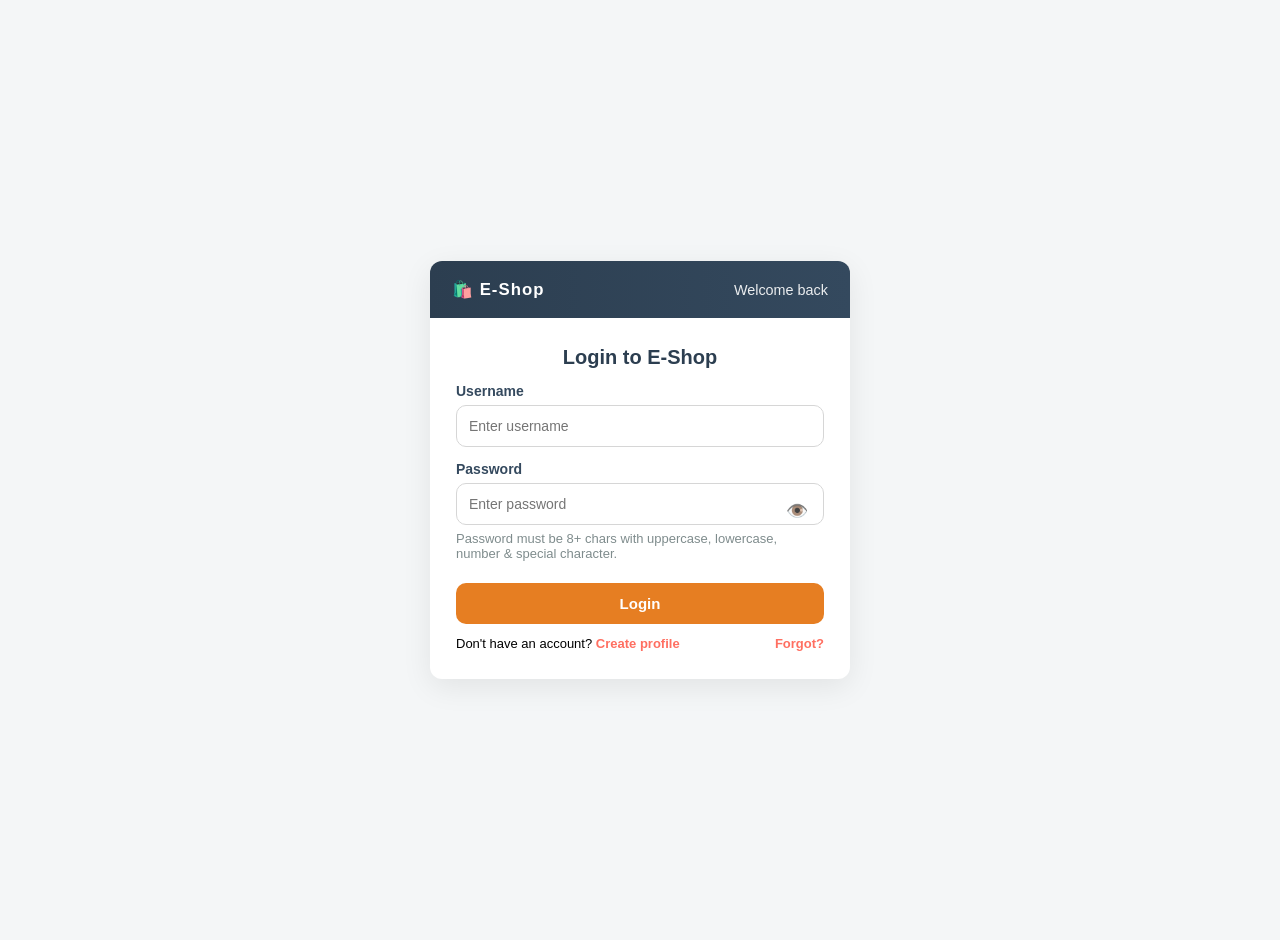
<file: src/main/resources/static/cart.html>
<!DOCTYPE html>
<html lang="en">
<head>
<meta charset="UTF-8">
<meta name="viewport" content="width=device-width, initial-scale=1.0">
<title>My Cart | E-Shop</title>
<style>
  body {
    font-family: 'Poppins', sans-serif;
    background-color: #f4f6f7;
    margin: 0;
  }

  header {
    background-color: #2c3e50;
    color: white;
    display: flex;
    justify-content: space-between;
    align-items: center;
    padding: 15px 40px;
    box-shadow: 0 4px 8px rgba(0,0,0,0.3);
    position: relative;
  }

  .logo { font-size: 1.5em; font-weight: bold; cursor: pointer; }
  .profile-container { position: relative; }
  .profile-btn {
    background: #ff6f61;
    border: none;
    border-radius: 25px;
    color: white;
    padding: 8px 15px;
    cursor: pointer;
    font-weight: 600;
    transition: 0.3s;
  }
  .profile-btn:hover { background: #e74c3c; }
  .profile-dropdown {
    display: none;
    position: absolute;
    right: 0;
    top: 45px;
    background: white;
    box-shadow: 0 4px 8px rgba(0,0,0,0.2);
    border-radius: 8px;
    overflow: hidden;
    z-index: 10;
  }
  .profile-dropdown button {
    display: block;
    background: none;
    color: #2c3e50;
    border: none;
    width: 100%;
    text-align: left;
    padding: 10px 20px;
    font-size: 14px;
    cursor: pointer;
  }
  .profile-dropdown button:hover { background: #f1f1f1; }

  main {
    max-width: 900px;
    margin: 40px auto;
    background: white;
    padding: 30px;
    border-radius: 12px;
    box-shadow: 0 4px 8px rgba(0,0,0,0.1);
  }

  h1 { text-align: center; color: #2c3e50; margin-bottom: 25px; }
  .cart-item { display: flex; align-items: center; justify-content: space-between; margin-bottom: 20px; border-bottom: 1px solid #bdc3c7; padding-bottom: 15px; }
  .cart-item img { width: 80px; height: 80px; object-fit: cover; border-radius: 8px; }
  .cart-item div { flex: 1; margin-left: 15px; }
  .cart-item h4 { margin: 0; font-size: 16px; color: #2c3e50; }
  .cart-item p { margin: 5px 0; color: #34495e; font-size: 14px; }
  .quantity { display: flex; align-items: center; gap: 8px; }
  .quantity button { padding: 4px 10px; border: none; background: #27ae60; color: white; border-radius: 4px; cursor: pointer; font-weight: bold; }
  .quantity button:hover { background: #1e8449; }
  .remove { background: #e74c3c; color: white; border: none; padding: 5px 10px; border-radius: 6px; cursor: pointer; }
  .remove:hover { background: #c0392b; }
  .total { text-align: right; margin-top: 20px; font-size: 18px; font-weight: 600; color: #2c3e50; }
  #checkout {
    background: #ff6f61;
    border: none;
    color: white;
    padding: 12px 25px;
    font-size: 16px;
    font-weight: 600;
    border-radius: 25px;
    cursor: pointer;
    float: right;
    margin-top: 15px;
    transition: 0.3s;
  }
  #checkout:hover { background: #e74c3c; }
</style>
</head>
<body>

<header>
  <div class="logo" onclick="window.location.href='index.html'">🛍️ E-Shop</div>
  <div class="profile-container">
    <button class="profile-btn" id="profile-btn">Profile ▼</button>
    <div class="profile-dropdown" id="profile-dropdown">
      <button onclick="window.location.href='index.html'">🏠 Home</button>
      <button onclick="window.location.href='wishlist.html'">❤️ Wishlist</button>
      <button onclick="window.location.href='orders.html'">📦 My Orders</button>
      <button onclick="window.location.href='cart.html'">🛒 My Cart</button>
      <button onclick="window.location.href='edit-profile.html'">👤 Edit Profile</button>
      <button id="logout-btn">🚪 Logout</button>
    </div>
  </div>
</header>

<main>
  <h1>My Cart 🛒</h1>
  <div id="cart-container"></div>
  <div class="total">Total: ₹<span id="total">0</span></div>
  <button id="checkout">Checkout</button>
</main>

<script>
  // ---------------- Dropdown toggle ----------------
  document.getElementById('profile-btn').addEventListener('click', () => {
    const dropdown = document.getElementById('profile-dropdown');
    dropdown.style.display = dropdown.style.display === 'block' ? 'none' : 'block';
  });

  // ---------------- Check login ----------------
  const loggedUser = localStorage.getItem('loggedUser');
  if (!loggedUser) {
    alert("Please login first!");
    window.location.href = 'login.html';
  }

  // ---------------- Load cart ----------------
  let cart = JSON.parse(localStorage.getItem('cart')) || [];
  const cartContainer = document.getElementById('cart-container');
  const totalEl = document.getElementById('total');

  function renderCart() {
    cartContainer.innerHTML = '';
    let total = 0;

    if (cart.length === 0) {
      cartContainer.innerHTML = "<p style='text-align:center; color:#7f8c8d;'>Your cart is empty 🛒</p>";
      totalEl.innerText = "0";
      return;
    }

    cart.forEach(item => {
      total += item.price * item.qty;

      const div = document.createElement('div');
      div.className = 'cart-item';
      div.innerHTML = `
        <img src="${item.img}" alt="${item.name}">
        <div>
          <h4>${item.name}</h4>
          <p>₹${item.price} × ${item.qty}</p>
        </div>
        <div class="quantity">
          <button class="minus">-</button>
          <span class="qty">${item.qty}</span>
          <button class="plus">+</button>
        </div>
        <button class="remove">Remove</button>
      `;
      cartContainer.appendChild(div);

      // Plus
      div.querySelector(".plus").addEventListener("click", () => {
        item.qty += 1;
        localStorage.setItem('cart', JSON.stringify(cart));
        renderCart();
      });

      // Minus
      div.querySelector(".minus").addEventListener("click", () => {
        if (item.qty > 1) item.qty -= 1;
        else cart = cart.filter(i => i.id !== item.id);
        localStorage.setItem('cart', JSON.stringify(cart));
        renderCart();
      });

      // Remove
      div.querySelector(".remove").addEventListener("click", () => {
        cart = cart.filter(i => i.id !== item.id);
        localStorage.setItem('cart', JSON.stringify(cart));
        renderCart();
      });
    });

    totalEl.innerText = total.toFixed(2);
  }

  renderCart();

  // ---------------- Checkout ----------------
  document.getElementById('checkout').addEventListener('click', () => {
    if (cart.length === 0) {
      alert("Cart is empty!");
      return;
    }
    // Save cart for checkout
    localStorage.setItem('checkoutCart', JSON.stringify(cart));
    window.location.href = 'checkout.html';
  });

  // ---------------- Logout ----------------
  document.getElementById('logout-btn').addEventListener('click', () => {
    localStorage.removeItem('loggedUser');
    alert("Logged out successfully!");
    window.location.href = 'login.html';
  });
</script>

</body>
</html>
</file>
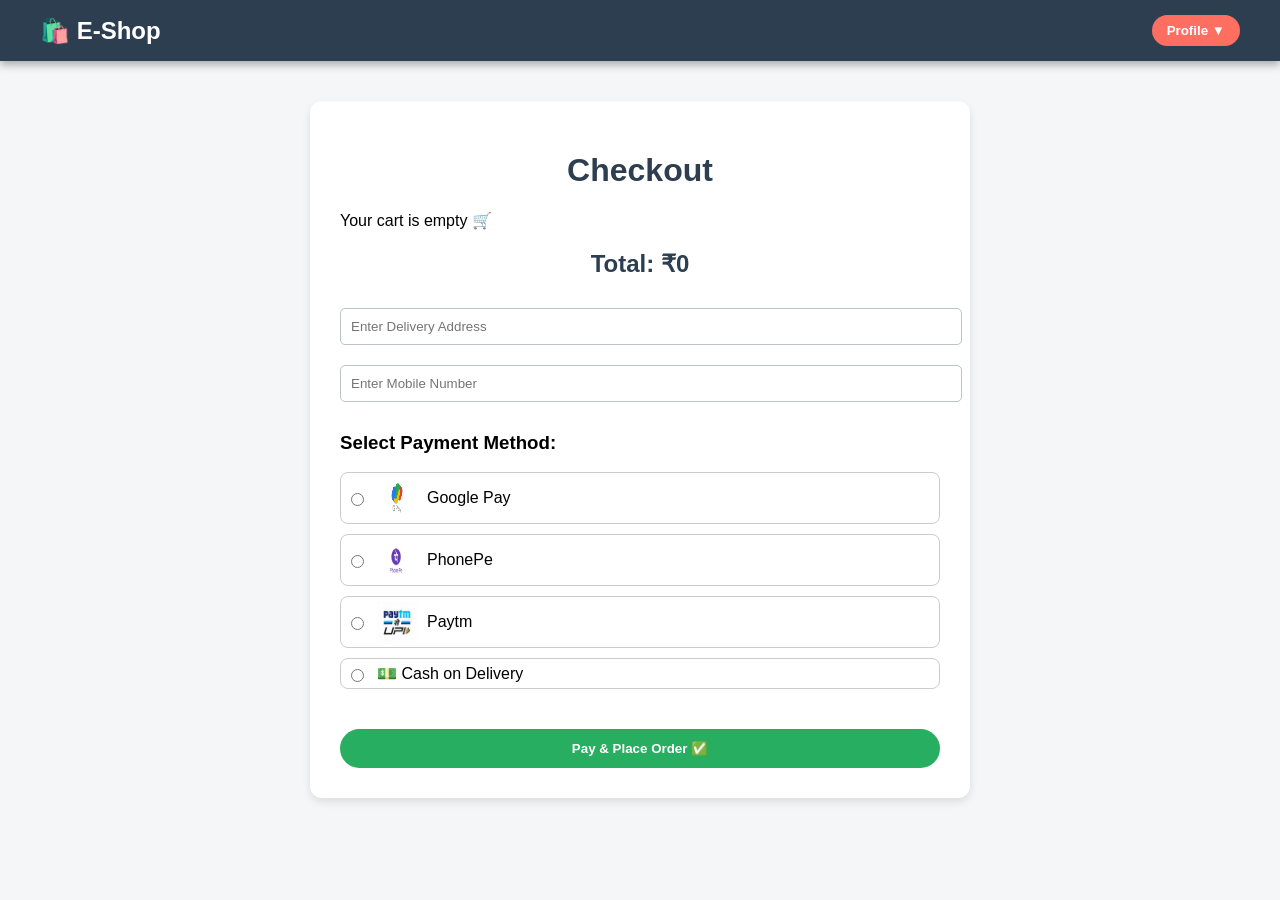
<file: src/main/resources/static/checkout.html>
<!DOCTYPE html>
<html lang="en">
<head>
<meta charset="UTF-8">
<meta name="viewport" content="width=device-width, initial-scale=1.0">
<title>Checkout | E-Shop</title>
<style>
  body { font-family:'Poppins',sans-serif; background:#f4f6f7; margin:0; padding:0; }
  header {
    background-color: #2c3e50;
    color: white;
    display: flex;
    justify-content: space-between;
    align-items: center;
    padding: 15px 40px;
    box-shadow: 0 4px 8px rgba(0,0,0,0.3);
    position: relative;
  }
  .logo { font-size: 1.5em; cursor:pointer; font-weight:bold; }
  .profile-container { position: relative; }
  .profile-btn {
    background: #ff6f61;
    border: none;
    border-radius: 25px;
    color: white;
    padding: 8px 15px;
    cursor: pointer;
    font-weight: 600;
    transition: 0.3s;
  }
  .profile-btn:hover { background: #e74c3c; }
  .profile-dropdown {
    display: none;
    position: absolute;
    right: 0;
    top: 45px;
    background: white;
    box-shadow: 0 4px 8px rgba(0,0,0,0.2);
    border-radius: 8px;
    overflow: hidden;
    z-index: 10;
  }
  .profile-dropdown button {
    display: block;
    background: none;
    color: #2c3e50;
    border: none;
    width: 100%;
    text-align: left;
    padding: 10px 20px;
    font-size: 14px;
    cursor: pointer;
  }
  .profile-dropdown button:hover { background: #f1f1f1; }

  main { max-width:600px; margin:40px auto; background:white; padding:30px; border-radius:12px; box-shadow:0 4px 8px rgba(0,0,0,0.1); }
  h1, h2 { text-align:center; color:#2c3e50; }
  .checkout-item { padding:10px 0; border-bottom:1px solid #ccc; }
  .payment-options { margin:20px 0; }
  .payment-options label {
    display:flex;
    align-items:center;
    gap:10px;
    margin-bottom:10px;
    cursor:pointer;
    border:1px solid #ccc;
    padding:5px;
    border-radius:8px;
  }
  .payment-options img { width:40px; height:40px; }
  input[type=text], input[type=tel] { width:100%; padding:10px; margin:10px 0; border-radius:5px; border:1px solid #bdc3c7; }
  #checkout-btn { background:#27ae60; color:white; border:none; border-radius:25px; padding:12px 20px; font-weight:600; cursor:pointer; width:100%; margin-top:20px; }
  #checkout-btn:hover { background:#1e8449; }
  #thank { text-align:center; font-size:18px; font-weight:bold; color:#27ae60; display:none; margin-top:20px; }
</style>
</head>
<body>

<header>
  <div class="logo" onclick="window.location.href='index.html'">🛍️ E-Shop</div>
  <div class="profile-container">
    <button class="profile-btn" id="profile-btn">Profile ▼</button>
    <div class="profile-dropdown" id="profile-dropdown">
      <button onclick="window.location.href='index.html'">🏠 Home</button>
      <button onclick="window.location.href='wishlist.html'">❤️ Wishlist</button>
      <button onclick="window.location.href='orders.html'">📦 My Orders</button>
      <button onclick="window.location.href='cart.html'">🛒 My Cart</button>
      <button onclick="window.location.href='edit-profile.html'">👤 Edit Profile</button>
      <button id="logout-btn">🚪 Logout</button>
    </div>
  </div>
</header>

<main>
  <h1>Checkout</h1>

  <div id="checkout-container">
    <p>Your cart is empty 🛒</p>
  </div>

  <h2>Total: ₹<span id="total">0</span></h2>

  <input type="text" id="address" placeholder="Enter Delivery Address">
  <input type="tel" id="number" placeholder="Enter Mobile Number">

  <div class="payment-options">
    <h3>Select Payment Method:</h3>
    <label><input type="radio" name="payment" value="Google Pay"><img src="images/gpay.png" alt="GPay"> Google Pay</label>
    <label><input type="radio" name="payment" value="PhonePe"><img src="images/phonepe.png" alt="PhonePe"> PhonePe</label>
    <label><input type="radio" name="payment" value="Paytm"><img src="images/paytm.png" alt="Paytm"> Paytm</label>
    <label><input type="radio" name="payment" value="Cash on Delivery"> 💵 Cash on Delivery</label>
  </div>

  <button id="checkout-btn">Pay & Place Order ✅</button>
  <p id="thank">Thank you & Your order is placed!</p>
</main>

<script>
  // Profile dropdown toggle
  document.getElementById('profile-btn').addEventListener('click', () => {
    const dropdown = document.getElementById('profile-dropdown');
    dropdown.style.display = dropdown.style.display === 'block' ? 'none' : 'block';
  });

  // Logout
  document.getElementById('logout-btn').addEventListener('click', () => {
    localStorage.removeItem('loggedUser');
    alert("Logged out successfully!");
    window.location.href = 'login.html';
  });

  const checkoutContainer = document.getElementById('checkout-container');
  const totalEl = document.getElementById('total');
  const checkoutBtn = document.getElementById('checkout-btn');
  const thankMsg = document.getElementById('thank');
  const addressInput = document.getElementById('address');
  const numberInput = document.getElementById('number');

  let cart = JSON.parse(localStorage.getItem('cart')) || [];

  function renderCheckout() {
    checkoutContainer.innerHTML = '';
    if(cart.length === 0){
      checkoutContainer.innerHTML = '<p>Your cart is empty 🛒</p>';
      totalEl.innerText = '0';
      return;
    }

    let total = 0;
    cart.forEach(item => {
      total += item.price * item.qty;
      const div = document.createElement('div');
      div.className = 'checkout-item';
      div.innerHTML = `${item.name} × ${item.qty} = ₹${item.price*item.qty}`;
      checkoutContainer.appendChild(div);
    });
    totalEl.innerText = total.toFixed(2);
  }

  renderCheckout();

  checkoutBtn.addEventListener('click', () => {
    if(cart.length === 0){
      alert('Cart is empty!');
      return;
    }

    const selectedPayment = document.querySelector('input[name="payment"]:checked');
    if(!selectedPayment){
      alert('Please select a payment method!');
      return;
    }

    if(addressInput.value.trim() === '' || numberInput.value.trim() === ''){
      alert('Please enter address and mobile number!');
      return;
    }

    let paymentStatus = selectedPayment.value === 'Cash on Delivery' 
                        ? '💵 Cash on Delivery' 
                        : `✅ Paid via ${selectedPayment.value}`;

    // Save orders
    let orders = JSON.parse(localStorage.getItem('orders')) || [];
    cart.forEach(item => {
      orders.push({
        ...item,
        status: paymentStatus,
        address: addressInput.value.trim(),
        number: numberInput.value.trim(),
        date: new Date().toLocaleString()
      });
    });
    localStorage.setItem('orders', JSON.stringify(orders));

    // Clear cart
    localStorage.removeItem('cart');
    cart = [];
    renderCheckout();

    // Show thank you message
    checkoutBtn.style.display = 'none';
    thankMsg.style.display = 'block';

    // Redirect to home after 2s
    setTimeout(() => {
      window.location.href = 'index.html';
    }, 2000);
  });
</script>

</body>
</html>
</file>
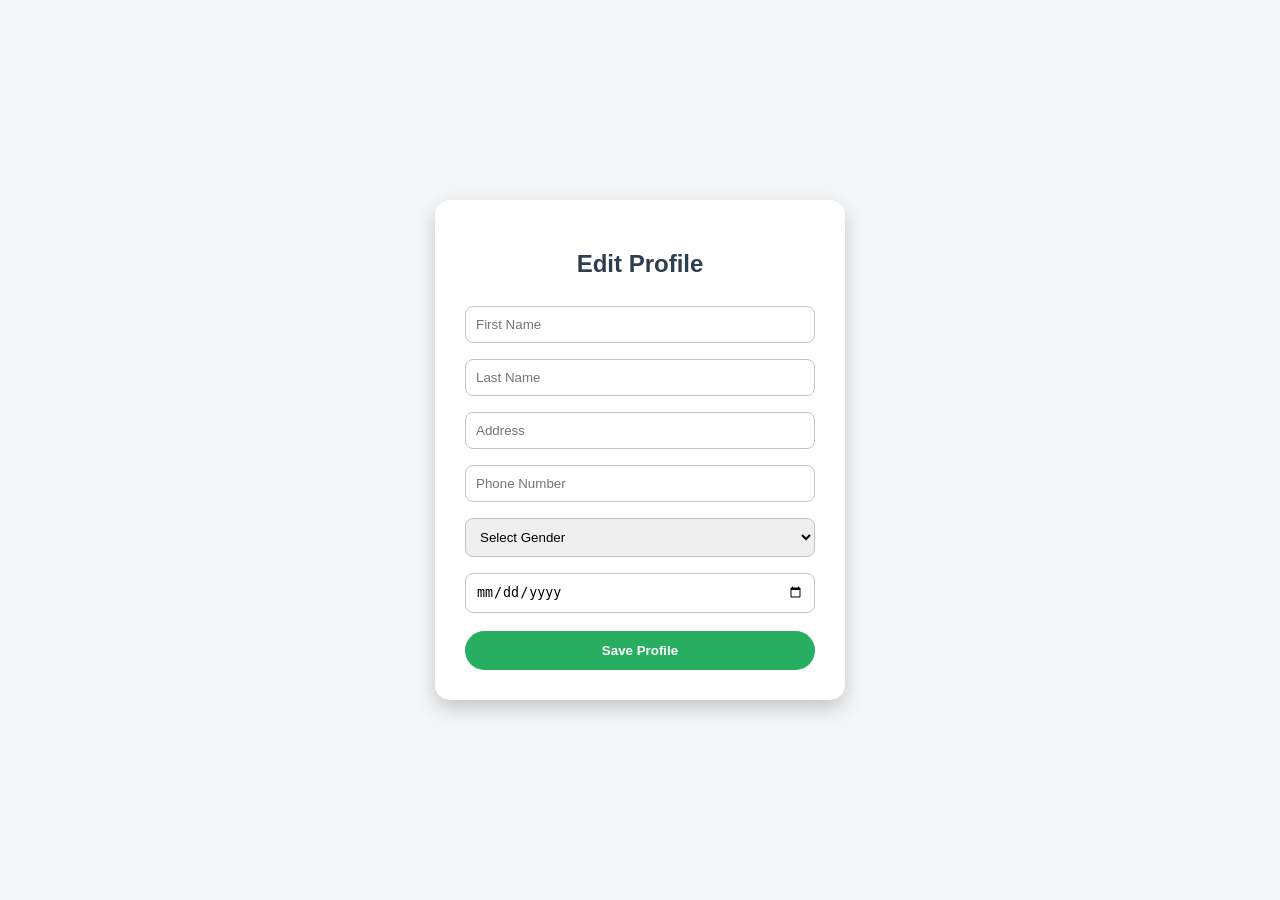
<file: src/main/resources/static/edit-profile.html.html>
<!DOCTYPE html>
<html lang="en">
<head>
<meta charset="UTF-8">
<meta name="viewport" content="width=device-width, initial-scale=1.0">
<title>Edit Profile | E-Shop</title>
<style>
body {
    font-family: 'Poppins', sans-serif;
    background-color: #f4f6f7;
    margin: 0;
    padding: 0;
    display: flex;
    justify-content: center;
    align-items: center;
    min-height: 100vh;
}
.container {
    background-color: white;
    padding: 30px;
    border-radius: 15px;
    box-shadow: 0 8px 20px rgba(0,0,0,0.2);
    width: 350px;
}
h2 {
    text-align: center;
    color: #2c3e50;
}
input, select {
    width: 100%;
    padding: 10px;
    margin: 8px 0;
    border-radius: 8px;
    border: 1px solid #bdc3c7;
    box-sizing: border-box;
}
button {
    width: 100%;
    padding: 12px;
    margin-top: 10px;
    background-color: #27ae60;
    color: white;
    border: none;
    border-radius: 25px;
    font-weight: bold;
    cursor: pointer;
    transition: 0.3s;
}
button:hover {
    background-color: #1e8449;
}
</style>
</head>
<body>

<div class="container">
    <h2>Edit Profile</h2>
    <form id="editProfileForm">
        <input type="text" id="firstName" placeholder="First Name" required>
        <input type="text" id="lastName" placeholder="Last Name" required>
        <input type="text" id="address" placeholder="Address" required>
        <input type="text" id="phone" placeholder="Phone Number" required>
        <select id="gender" required>
            <option value="">Select Gender</option>
            <option value="Male">Male</option>
            <option value="Female">Female</option>
            <option value="Other">Other</option>
        </select>
        <input type="date" id="dob" placeholder="Date of Birth" required>
        <button type="submit">Save Profile</button>
    </form>
</div>

<script>
// Load saved profile if exists
const savedProfile = JSON.parse(localStorage.getItem("userProfile")) || {};
document.getElementById("firstName").value = savedProfile.firstName || "";
document.getElementById("lastName").value = savedProfile.lastName || "";
document.getElementById("address").value = savedProfile.address || "";
document.getElementById("phone").value = savedProfile.phone || "";
document.getElementById("gender").value = savedProfile.gender || "";
document.getElementById("dob").value = savedProfile.dob || "";

// Handle form submission
document.getElementById("editProfileForm").addEventListener("submit", function(e){
    e.preventDefault();
    const profile = {
        firstName: document.getElementById("firstName").value,
        lastName: document.getElementById("lastName").value,
        address: document.getElementById("address").value,
        phone: document.getElementById("phone").value,
        gender: document.getElementById("gender").value,
        dob: document.getElementById("dob").value
    };
    localStorage.setItem("userProfile", JSON.stringify(profile));
    alert("Profile saved successfully!");
});
</script>

</body>
</html>
</file>
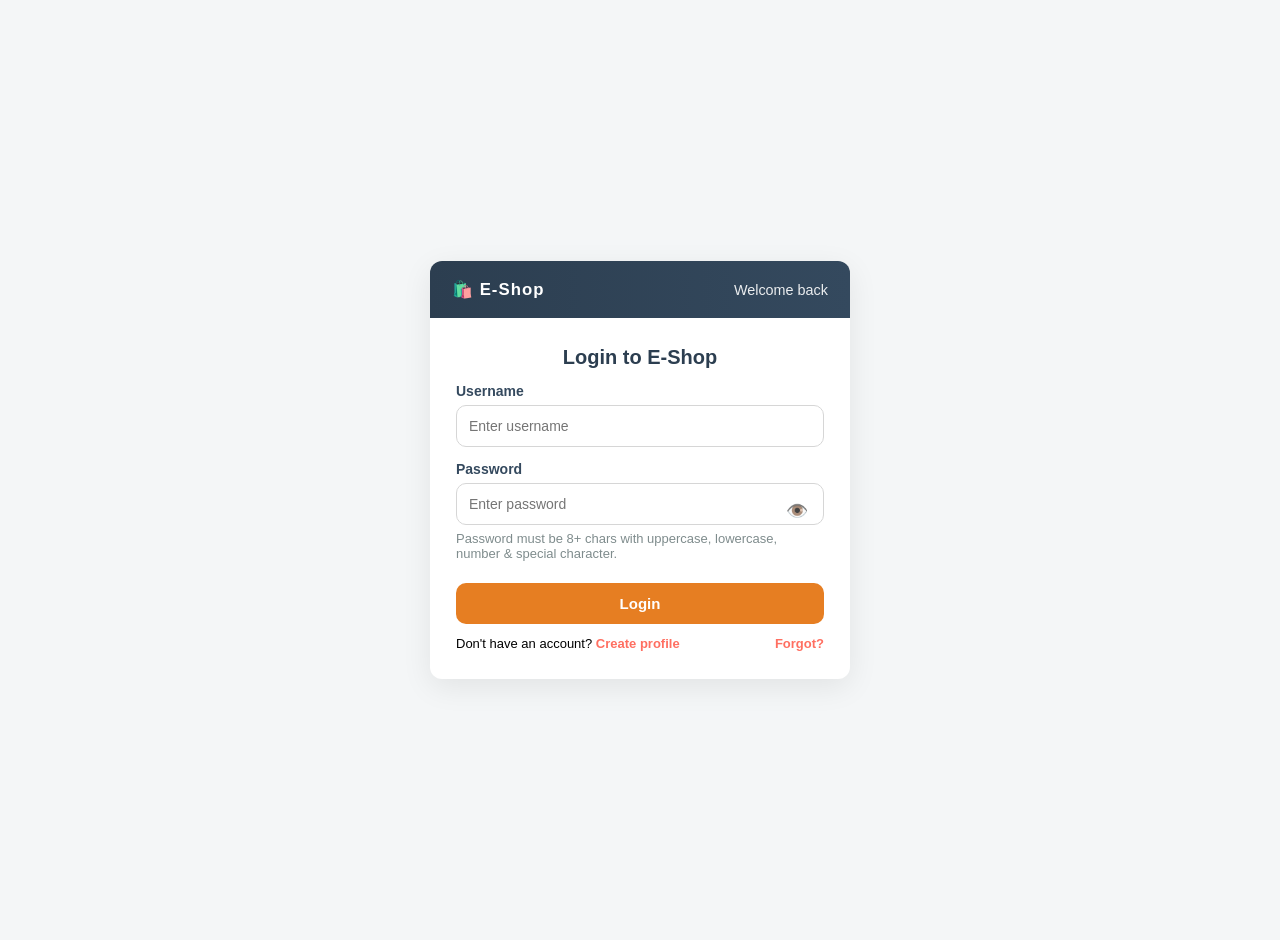
<file: src/main/resources/static/login.html>
<!DOCTYPE html>
<html lang="en">
<head>
<meta charset="utf-8" />
<meta name="viewport" content="width=device-width,initial-scale=1" />
<title>Login - E-Shop</title>

<style>
  /* Simple, consistent styles matching your site */
  :root{
    --header-bg: #2c3e50;
    --accent: #ff6f61;
    --button: #e67e22;
    --success: #27ae60;
    --danger: #e74c3c;
    --muted: #7f8c8d;
    font-family: "Poppins", sans-serif;
  }

  body{
    margin:0;
    background:#f4f6f7;
    display:flex;
    min-height:100vh;
    align-items:center;
    justify-content:center;
    padding:20px;
  }

  .card{
    width:100%;
    max-width:420px;
    background:white;
    border-radius:12px;
    box-shadow:0 8px 30px rgba(0,0,0,0.08);
    overflow:hidden;
  }

  header{
    background: linear-gradient(90deg,var(--header-bg), #34495e);
    color:white;
    padding:18px 22px;
    display:flex;
    align-items:center;
    justify-content:space-between;
  }

  header .brand { font-weight:700; letter-spacing:1px; font-size:1.05rem; }
  header .sub { opacity:0.9; font-size:0.9rem; }

  .content{
    padding:28px 26px;
  }

  h2 { margin:0 0 14px 0; color:#2c3e50; font-size:1.25rem; text-align:center; }

  .field{
    position:relative;
    margin-bottom:14px;
  }

  .field label{
    display:block;
    font-weight:600;
    margin-bottom:6px;
    color:#34495e;
    font-size:14px;
  }

  input[type="text"],
  input[type="password"]{
    width:100%;
    padding:12px 44px 12px 12px;
    border-radius:10px;
    border:1px solid #d6d6d6;
    font-size:14px;
    outline:none;
    box-sizing:border-box;
  }

  .eye {
    position:absolute;
    right:10px;
    top:38px;
    background:none;
    border:none;
    cursor:pointer;
    font-size:18px;
    user-select:none;
    opacity:0.85;
  }

  .eye:active { transform:scale(0.98); }

  .help {
    font-size:13px;
    color:var(--muted);
    margin-top:6px;
  }

  .msg {
    margin:10px 0 0 0;
    font-weight:600;
    font-size:14px;
  }

  .msg.error { color:var(--danger); }
  .msg.success { color:var(--success); }

  .btn {
    width:100%;
    border:none;
    background:var(--button);
    color:white;
    padding:12px;
    border-radius:10px;
    font-weight:700;
    cursor:pointer;
    margin-top:12px;
    font-size:15px;
  }
  .btn:hover { opacity:0.95; }

  .small-row {
    display:flex;
    justify-content:space-between;
    align-items:center;
    margin-top:12px;
    font-size:13px;
  }

  .small-row a { color:var(--accent); text-decoration:none; font-weight:600; }

  @media (max-width:480px){
    .card { margin:10px; }
    header { padding:12px; }
    .content { padding:20px; }
  }
</style>
</head>
<body>

<div class="card" role="main" aria-labelledby="login-heading">
  <header>
    <div class="brand">🛍️ E-Shop</div>
    <div class="sub">Welcome back</div>
  </header>

  <div class="content">
    <h2 id="login-heading">Login to E-Shop</h2>

    <div class="field">
      <label for="username">Username</label>
      <input id="username" type="text" autocomplete="username" placeholder="Enter username">
    </div>

    <div class="field" style="margin-bottom:6px;">
      <label for="password">Password</label>
      <input id="password" type="password" autocomplete="current-password" placeholder="Enter password">
      <button class="eye" id="eye-btn" aria-label="Show password briefly">👁️</button>
      <div class="help">Password must be 8+ chars with uppercase, lowercase, number & special character.</div>
    </div>

    <div id="login-msg" class="msg" aria-live="polite"></div>

    <button id="login-btn" class="btn">Login</button>

    <div class="small-row">
      <div>Don't have an account? <a href="edit-profile.html">Create profile</a></div>
      <div><a href="#">Forgot?</a></div>
    </div>
  </div>
</div>

<script>
  // Password rule: min 8, uppercase, lowercase, number, special char
  const passRegex = /^(?=.*[a-z])(?=.*[A-Z])(?=.*\d)(?=.*[@$!%*?&])[A-Za-z\d@$!%*?&]{8,}$/;

  const usernameInput = document.getElementById('username');
  const passwordInput = document.getElementById('password');
  const loginBtn = document.getElementById('login-btn');
  const msgDiv = document.getElementById('login-msg');
  const eyeBtn = document.getElementById('eye-btn');

  // Show password for 0.5s when eye clicked
  eyeBtn.addEventListener('click', () => {
    const origType = passwordInput.type;
    passwordInput.type = 'text';
    // short reveal: 500ms
    setTimeout(() => {
      passwordInput.type = origType;
    }, 500);
  });

  // Validate and login
  loginBtn.addEventListener('click', () => {
    const user = usernameInput.value.trim();
    const pass = passwordInput.value;

    // Clear previous message
    msgDiv.textContent = '';
    msgDiv.className = 'msg';

    if (!user || !pass) {
      msgDiv.textContent = 'Username and password required!';
      msgDiv.classList.add('error');
      return;
    }

    if (!passRegex.test(pass)) {
      msgDiv.textContent = 'Password must be 8+ chars and include uppercase, lowercase, number and special character.';
      msgDiv.classList.add('error');
      return;
    }

    // Save username (this site uses localStorage)
    // Use the username string as display value (you may adapt to real auth later)
    localStorage.setItem('loggedUser', user);

    // Optionally initialize a per-user profile key if not present (preserves Edit Profile behavior)
    const profileKey = `userProfile_${user}`;
    if (!localStorage.getItem(profileKey)) {
      // initialize with username as firstName so greeting works immediately
      localStorage.setItem(profileKey, JSON.stringify({ firstName: user }));
    }

    msgDiv.textContent = 'Logged in successfully! Redirecting...';
    msgDiv.classList.add('success');

    // Redirect immediately (no background tasks). Use short delay so user sees message.
    setTimeout(() => {
      window.location.href = 'index.html';
    }, 600);
  });

  // Allow pressing Enter to submit
  [usernameInput, passwordInput].forEach(el => {
    el.addEventListener('keydown', (e) => {
      if (e.key === 'Enter') loginBtn.click();
    });
  });
</script>

</body>
</html>
</file>
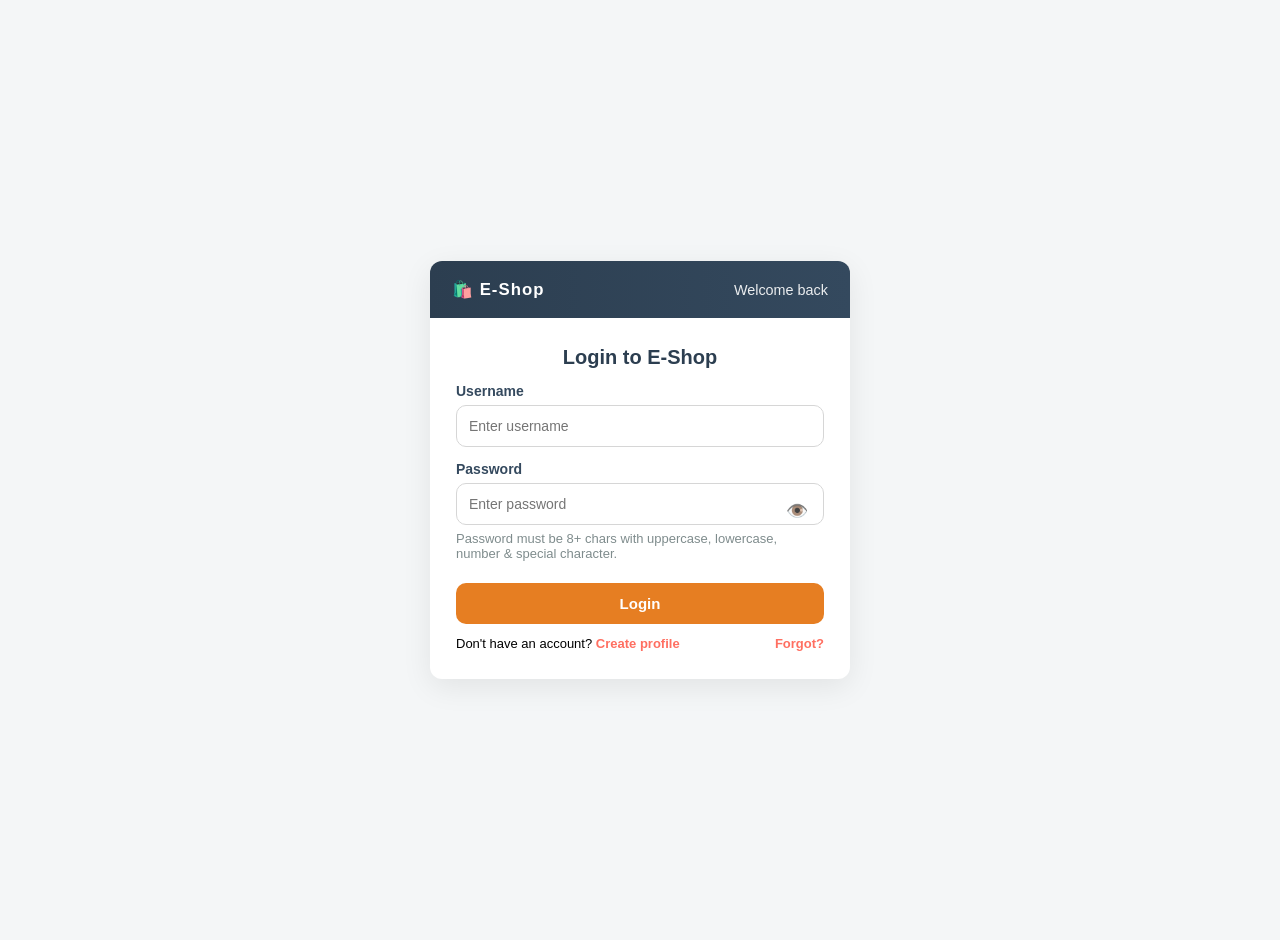
<file: src/main/resources/static/myorders.html>
<!DOCTYPE html>
<html lang="en">
<head>
<meta charset="UTF-8">
<meta name="viewport" content="width=device-width, initial-scale=1.0">
<title>My Orders | E-Shop</title>
<style>
  body {
    font-family: 'Poppins', sans-serif;
    background-color: #f4f6f7;
    margin: 0;
  }

  header {
    background-color: #2c3e50;
    color: white;
    display: flex;
    justify-content: space-between;
    align-items: center;
    padding: 15px 40px;
    box-shadow: 0 4px 8px rgba(0,0,0,0.3);
    position: relative;
  }

  .logo {
    font-size: 1.5em;
    font-weight: bold;
    cursor: pointer;
  }

  .profile-container {
    position: relative;
  }

  .profile-btn {
    background: #ff6f61;
    border: none;
    border-radius: 25px;
    color: white;
    padding: 8px 15px;
    cursor: pointer;
    font-weight: 600;
    transition: 0.3s;
  }

  .profile-btn:hover {
    background: #e74c3c;
  }

  .profile-dropdown {
    display: none;
    position: absolute;
    right: 0;
    top: 45px;
    background: white;
    box-shadow: 0 4px 8px rgba(0,0,0,0.2);
    border-radius: 8px;
    overflow: hidden;
    z-index: 10;
  }

  .profile-dropdown button {
    display: block;
    background: none;
    color: #2c3e50;
    border: none;
    width: 100%;
    text-align: left;
    padding: 10px 20px;
    font-size: 14px;
    cursor: pointer;
  }

  .profile-dropdown button:hover {
    background: #f1f1f1;
  }

  main {
    max-width: 900px;
    margin: 40px auto;
    background: white;
    padding: 30px;
    border-radius: 12px;
    box-shadow: 0 4px 8px rgba(0,0,0,0.1);
  }

  h1 {
    text-align: center;
    color: #2c3e50;
    margin-bottom: 25px;
  }

  .order-item {
    display: flex;
    align-items: center;
    justify-content: space-between;
    margin-bottom: 20px;
    border-bottom: 1px solid #bdc3c7;
    padding: 15px;
    border-radius: 8px;
    background: #fdfdfd;
    box-shadow: 0 2px 4px rgba(0,0,0,0.05);
  }

  .order-item img {
    width: 80px;
    height: 80px;
    object-fit: cover;
    border-radius: 8px;
  }

  .order-item div {
    flex: 1;
    margin-left: 15px;
  }

  .order-item h4 {
    margin: 0;
    font-size: 16px;
    color: #2c3e50;
  }

  .order-item p {
    margin: 5px 0;
    color: #34495e;
    font-size: 14px;
  }

  .status {
    font-weight: bold;
    color: #27ae60;
  }

  .empty-msg {
    text-align: center;
    color: #7f8c8d;
    font-size: 16px;
  }
</style>
</head>
<body>

<header>
  <div class="logo" onclick="window.location.href='index.html'">🛍️ E-Shop</div>
  <div class="profile-container">
    <button class="profile-btn" id="profile-btn">Profile ▼</button>
    <div class="profile-dropdown" id="profile-dropdown">
      <button onclick="window.location.href='index.html'">🏠 Home</button>
      <button onclick="window.location.href='wishlist.html'">❤️ Wishlist</button>
      <button onclick="window.location.href='orders.html'">📦 My Orders</button>
      <button onclick="window.location.href='cart.html'">🛒 My Cart</button>
      <button onclick="window.location.href='edit-profile.html'">👤 Edit Profile</button>
      <button id="logout-btn">🚪 Logout</button>
    </div>
  </div>
</header>

<main>
  <h1>My Orders 📦</h1>
  <div id="orders-container"></div>
</main>

<script>
  // ---------------- Dropdown toggle ----------------
  document.getElementById('profile-btn').addEventListener('click', () => {
    const dropdown = document.getElementById('profile-dropdown');
    dropdown.style.display = dropdown.style.display === 'block' ? 'none' : 'block';
  });

  // ---------------- Check login ----------------
  const loggedUser = localStorage.getItem('loggedUser');
  if (!loggedUser) {
    alert("Please login first!");
    window.location.href = 'login.html';
  }

  // ---------------- Load orders ----------------
  const ordersContainer = document.getElementById('orders-container');
  const orders = JSON.parse(localStorage.getItem('orders')) || [];

  if (orders.length === 0) {
    ordersContainer.innerHTML = "<p class='empty-msg'>No orders placed yet.</p>";
  } else {
    orders.forEach(order => {
      const div = document.createElement('div');
      div.className = 'order-item';
      div.innerHTML = `
        <img src="${order.img}" alt="${order.name}">
        <div>
          <h4>${order.name}</h4>
          <p>₹${order.price} × ${order.qty}</p>
          <p class="status">Status: ${order.status}</p>
          <p>Date: ${order.date}</p>
          <p>Address: ${order.address || 'N/A'}</p>
          <p>Phone: ${order.number || 'N/A'}</p>
        </div>
      `;
      ordersContainer.appendChild(div);
    });
  }

  // ---------------- Logout ----------------
  document.getElementById('logout-btn').addEventListener('click', () => {
    localStorage.removeItem('loggedUser');
    alert("Logged out successfully!");
    window.location.href = 'login.html';
  });
</script>

</body>
</html>
</file>
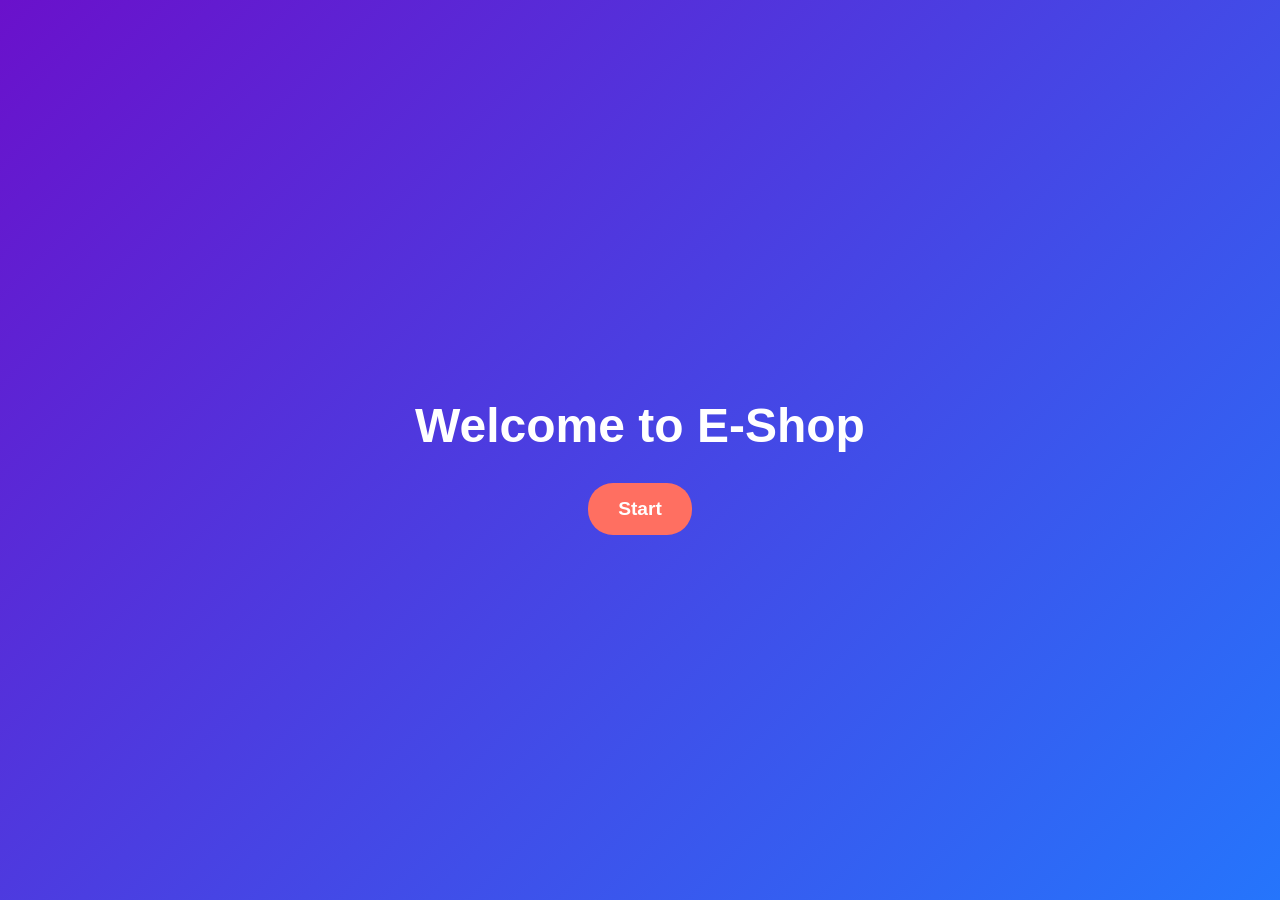
<file: src/main/resources/static/welcome.html>
<!DOCTYPE html>
<html lang="en">
<head>
<meta charset="UTF-8">
<meta name="viewport" content="width=device-width, initial-scale=1.0">
<title>Welcome | E-Shop</title>
<style>
body {
    margin: 0;
    font-family: 'Poppins', sans-serif;
    height: 100vh;
    display: flex;
    justify-content: center;
    align-items: center;
    background: linear-gradient(135deg, #6a11cb, #2575fc);
    color: white;
    text-align: center;
}
h1 {
    font-size: 3em;
    margin-bottom: 30px;
}
button {
    background-color: #ff6f61;
    border: none;
    border-radius: 25px;
    padding: 15px 30px;
    font-size: 1.2em;
    font-weight: bold;
    cursor: pointer;
    transition: 0.3s;
    color: white;
}
button:hover {
    background-color: #e74c3c;
}
</style>
</head>
<body>
<div>
    <h1>Welcome to E-Shop</h1>
    <button onclick="startShopping()">Start</button>
</div>

<script>
function startShopping() {
    window.location.href = 'index.html';
}
</script>
</body>
</html>
</file>
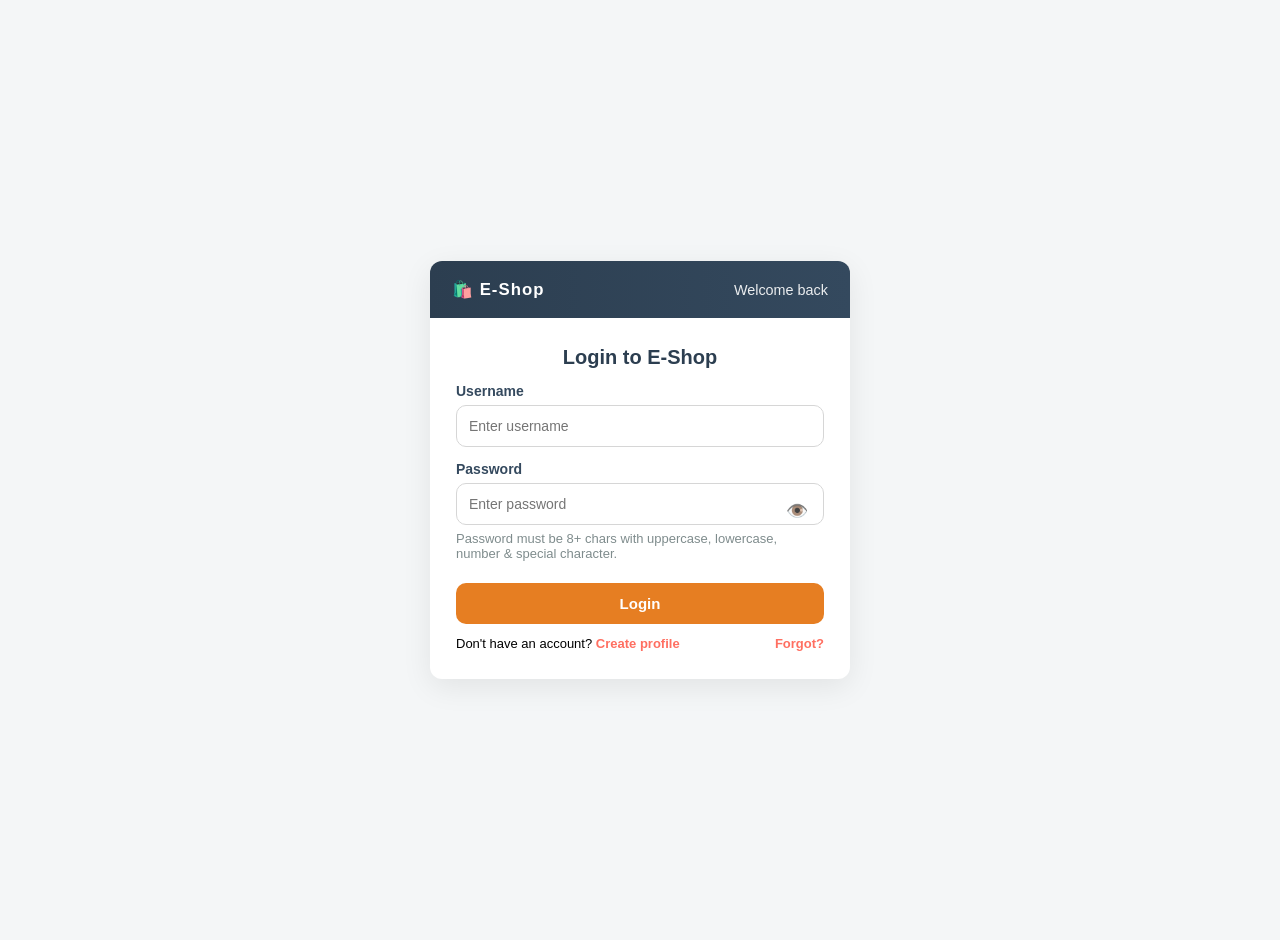
<file: src/main/resources/static/wishlist.html>
<!DOCTYPE html>
<html lang="en">
<head>
<meta charset="UTF-8">
<meta name="viewport" content="width=device-width, initial-scale=1.0">
<title>Wishlist | E-Shop</title>
<style>
  body {
    font-family: 'Poppins', sans-serif;
    background-color: #f4f6f7;
    margin: 0;
  }

  header {
    background-color: #2c3e50;
    color: white;
    display: flex;
    justify-content: space-between;
    align-items: center;
    padding: 15px 40px;
    box-shadow: 0 4px 8px rgba(0,0,0,0.3);
    position: relative;
  }

  .logo {
    font-size: 1.5em;
    font-weight: bold;
    cursor: pointer;
  }

  .profile-container {
    position: relative;
  }

  .profile-btn {
    background: #ff6f61;
    border: none;
    border-radius: 25px;
    color: white;
    padding: 8px 15px;
    cursor: pointer;
    font-weight: 600;
    transition: 0.3s;
  }

  .profile-btn:hover {
    background: #e74c3c;
  }

  .profile-dropdown {
    display: none;
    position: absolute;
    right: 0;
    top: 45px;
    background: white;
    box-shadow: 0 4px 8px rgba(0,0,0,0.2);
    border-radius: 8px;
    overflow: hidden;
    z-index: 10;
  }

  .profile-dropdown button {
    display: block;
    background: none;
    color: #2c3e50;
    border: none;
    width: 100%;
    text-align: left;
    padding: 10px 20px;
    font-size: 14px;
    cursor: pointer;
  }

  .profile-dropdown button:hover {
    background: #f1f1f1;
  }

  main {
    max-width: 900px;
    margin: 40px auto;
    background: white;
    padding: 30px;
    border-radius: 12px;
    box-shadow: 0 4px 8px rgba(0,0,0,0.1);
  }

  h1 {
    text-align: center;
    color: #2c3e50;
    margin-bottom: 25px;
  }

  .wishlist-item {
    display: flex;
    align-items: center;
    justify-content: space-between;
    margin-bottom: 20px;
    border-bottom: 1px solid #bdc3c7;
    padding-bottom: 15px;
  }

  .wishlist-item img {
    width: 80px;
    height: 80px;
    object-fit: cover;
    border-radius: 8px;
  }

  .wishlist-item div {
    flex: 1;
    margin-left: 15px;
  }

  .wishlist-item h4 {
    margin: 0;
    font-size: 16px;
    color: #2c3e50;
  }

  .wishlist-item p {
    margin: 5px 0;
    color: #34495e;
    font-size: 14px;
  }

  .remove-wish {
    background: #e74c3c;
    color: white;
    border: none;
    padding: 5px 10px;
    border-radius: 6px;
    cursor: pointer;
  }

  .remove-wish:hover {
    background: #c0392b;
  }
</style>
</head>
<body>

<header>
  <div class="logo" onclick="window.location.href='index.html'">🛍️ E-Shop</div>
  <div class="profile-container">
    <button class="profile-btn" id="profile-btn">Profile ▼</button>
    <div class="profile-dropdown" id="profile-dropdown">
      <button onclick="window.location.href='index.html'">🏠 Home</button>
      <button onclick="window.location.href='wishlist.html'">❤️ Wishlist</button>
      <button onclick="window.location.href='orders.html'">📦 My Orders</button>
      <button onclick="window.location.href='cart.html'">🛒 My Cart</button>
      <button onclick="window.location.href='edit-profile.html'">👤 Edit Profile</button>
      <button id="logout-btn">🚪 Logout</button>
    </div>
  </div>
</header>

<main>
  <h1>My Wishlist ❤️</h1>
  <div id="wishlist-container"></div>
</main>

<script>
  // ---------------- Dropdown toggle ----------------
  document.getElementById('profile-btn').addEventListener('click', () => {
    const dropdown = document.getElementById('profile-dropdown');
    dropdown.style.display = dropdown.style.display === 'block' ? 'none' : 'block';
  });

  // ---------------- Check login ----------------
  const loggedUser = localStorage.getItem('loggedUser');
  if (!loggedUser) {
    alert("Please login first!");
    window.location.href = 'login.html';
  }

  // ---------------- Load wishlist ----------------
  let wishlistIds = new Set(JSON.parse(localStorage.getItem('wishlist')) || []);
  let allProducts = JSON.parse(localStorage.getItem('allProducts')) || [
  {id:1, name:"Red Dress", price:1200, img:"images/red-dress.jpg"},
  {id:2, name:"Blue Jeans", price:1500, img:"images/blue-jeans.jpg"},
  {id:3, name:"White T-Shirt", price:700, img:"images/white-tshirt.jpg"},
  {id:4, name:"Black Sneakers", price:2500, img:"images/black-sneakers.jpg"},
  {id:5, name:"Brown Sandals", price:1800, img:"images/brown-sandals.jpg"},
  {id:6, name:"Leather Boots", price:3200, img:"images/leather-boots.jpg"},
  {id:8, name:"Smartwatch", price:5500, img:"images/smartwatch.jpg"},
  {id:9, name:"Mobile Phone", price:15000, img:"images/phone.jpg"},
  {id:10, name:"Sunglasses", price:1200, img:"images/sunglasses.jpg"},
  {id:11, name:"Leather Wallet", price:900, img:"images/wallet.jpg"},
  {id:12, name:"Analog Watch", price:2000, img:"images/watch.jpg"},
  {id:13, name:"Ceramic Mug", price:400, img:"images/mug.jpg"},
  {id:14, name:"Table Lamp", price:1500, img:"images/lamp.jpg"},
  {id:15, name:"Decorative Pillow", price:800, img:"images/pillow.jpg"},
  {id:16, name:"Blue Shirt", price:1100, img:"images/blue-shirt.jpg"},
  {id:17, name:"Grey Hoodie", price:1800, img:"images/grey-hoodie.jpg"},
  {id:18, name:"Running Shoes", price:2600, img:"images/running-shoes.jpg"},
  {id:19, name:"Flip Flops", price:600, img:"images/flipflops.jpg"},
  {id:20, name:"Wireless Earbuds", price:3200, img:"images/earbuds.jpg"},
  {id:21, name:"Gaming Mouse", price:1800, img:"images/gaming-mouse.jpg"},
  {id:22, name:"Mechanical Keyboard", price:3500, img:"images/keyboard.jpg"},
  {id:23, name:"Laptop Stand", price:1200, img:"images/laptop-stand.jpg"},
  {id:24, name:"Backpack", price:2000, img:"images/backpack.jpg"},
  {id:25, name:"Travel Bag", price:2800, img:"images/travel-bag.jpg"},
  {id:26, name:"Coffee Maker", price:3200, img:"images/coffee-maker.jpg"},
  {id:27, name:"Water Bottle", price:500, img:"images/water-bottle.jpg"},
  {id:28, name:"Yoga Mat", price:800, img:"images/yoga-mat.jpg"},
  {id:29, name:"Sports Cap", price:400, img:"images/sports-cap.jpg"},
  {id:30, name:"Denim Jacket", price:2500, img:"images/denim-jacket.jpg"},
  {id:31, name:"Black Belt", price:700, img:"images/black-belt.jpg"},
  {id:32, name:"Earrings Set", price:900, img:"images/earrings.jpg"},
  {id:33, name:"Necklace", price:1500, img:"images/necklace.jpg"},
  {id:34, name:"Bracelet", price:1200, img:"images/bracelet.jpg"},
  {id:35, name:"Wall Clock", price:1800, img:"images/wall-clock.jpg"},
  {id:36, name:"Floor Rug", price:2500, img:"images/floor-rug.jpg"},
  {id:37, name:"Cushion Cover", price:400, img:"images/cushion-cover.jpg"},
  {id:38, name:"Desk Organizer", price:800, img:"images/desk-organizer.jpg"},
  {id:39, name:"Bluetooth Speaker", price:3000, img:"images/bluetooth-speaker.jpg"},
  {id:40, name:"Laptop Bag", price:3500, img:"images/laptop-bag.jpg"}
  ];

  const wishlistContainer = document.getElementById('wishlist-container');

  function renderWishlist() {
    wishlistContainer.innerHTML = '';
    if (wishlistIds.size === 0) {
      wishlistContainer.innerHTML = "<p style='text-align:center; color:#7f8c8d;'>Your wishlist is empty 💔</p>";
      return;
    }

    wishlistIds.forEach(id => {
      const product = allProducts.find(p => p.id === id);
      if (product) {
        const div = document.createElement('div');
        div.className = 'wishlist-item';
        div.innerHTML = `
          <img src="${product.img}" alt="${product.name}">
          <div>
            <h4>${product.name}</h4>
            <p>₹${product.price}</p>
            <button class="remove-wish">Remove</button>
          </div>
        `;
        wishlistContainer.appendChild(div);

        div.querySelector('.remove-wish').addEventListener('click', () => {
          wishlistIds.delete(product.id);
          localStorage.setItem('wishlist', JSON.stringify(Array.from(wishlistIds)));
          renderWishlist();
        });
      }
    });
  }

  renderWishlist();

  // ---------------- Logout ----------------
  document.getElementById('logout-btn').addEventListener('click', () => {
    localStorage.removeItem('loggedUser');
    alert("Logged out successfully!");
    window.location.href = 'login.html';
  });
</script>

</body>
</html>
</file>
